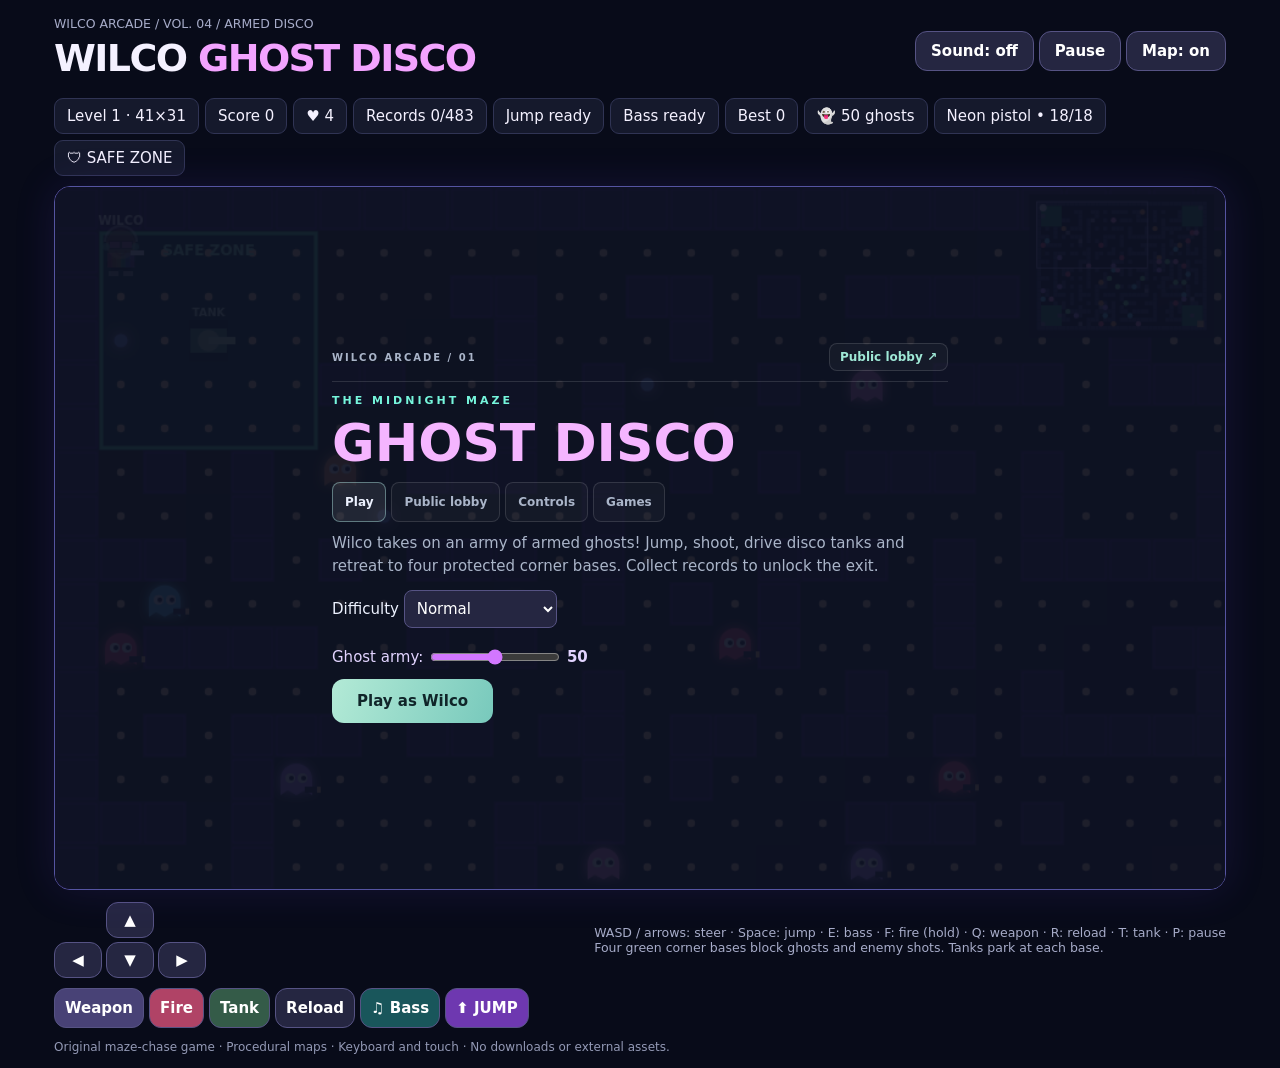
<file: index.html>
<!doctype html>
<html lang="en"><head><meta charset="utf-8"><meta name="viewport" content="width=device-width, initial-scale=1, viewport-fit=cover"><title>Wilco • Ghost Disco</title>
<style>
*{box-sizing:border-box}body{margin:0;background:#080b19;color:#f4f1ff;font:15px system-ui,sans-serif;min-height:100dvh}main{max-width:1200px;margin:auto;padding:14px}header{display:flex;justify-content:space-between;align-items:center;gap:10px;flex-wrap:wrap}h1{margin:4px 0 8px;font-size:clamp(24px,4vw,38px);letter-spacing:-1.6px}h1 span{color:#f3a3ff}small,.muted{color:#a7acc9}button{border:1px solid #565384;background:#252641;color:#fff;padding:10px 15px;border-radius:12px;font:inherit;font-weight:650;cursor:pointer;touch-action:none}button:hover{background:#3d3768}button:focus-visible{outline:2px solid #7df8ed}#hud{display:flex;flex-wrap:wrap;gap:6px;margin:10px 0}#hud span{background:#15192c;border:1px solid #303454;border-radius:9px;padding:8px 12px;font-variant-numeric:tabular-nums}#arena{position:relative;border:1px solid #5554a1;border-radius:16px;overflow:hidden;box-shadow:0 0 40px #623acb28;background:#101329}canvas{display:block;width:100%;height:auto;touch-action:none}#overlay{position:absolute;inset:0;background:#090a1de8;display:flex;align-items:center;justify-content:center;padding:16px;text-align:center}#overlay[hidden]{display:none}.panel{max-width:560px}.eyebrow{color:#76f6dc;letter-spacing:3px;font-size:11px;font-weight:800}h2{font-size:clamp(26px,5vw,60px);line-height:1;margin:10px 0;color:#f5b5ff}.panel p{color:#c5c8e0;line-height:1.5;margin:12px auto;max-width:470px}#start{background:linear-gradient(110deg,#834ce6,#cc499d);border:0;padding:13px 25px}#notice{position:absolute;top:12px;left:50%;transform:translateX(-50%);font-weight:800;color:#ffefaf;text-shadow:0 2px 6px #000;pointer-events:none;text-align:center;max-width:65%}#controls{display:flex;justify-content:space-between;align-items:center;gap:10px;margin:12px 0}#pad{display:grid;grid-template-columns:repeat(3,48px);gap:4px}#pad button{padding:8px}#pad button:first-child{grid-column:2}#pad button:nth-child(2){grid-column:1}#jump{background:#6e38b0;padding:14px 20px}#pulse{background:#19565b}#difficulty{margin:6px 0 14px;background:#252641;color:#fff;border:1px solid #565384;border-radius:8px;padding:8px;font:inherit}footer{font-size:12px;color:#9399b5}@media(max-width:600px){main{padding:6px}#controls small{display:none}#hud span{font-size:12px;padding:5px 7px}#overlay .panel p{font-size:12px;margin:6px}#overlay h2{font-size:24px}#overlay .eyebrow{display:none}#difficulty{margin:4px}#start{padding:8px 14px}}#ghostSettings{display:block;margin:5px auto 12px;color:#e2d4ff}#ghostCount{width:130px;accent-color:#d277ff;vertical-align:middle}#fire{background:#b04366}#tank{background:#345b48}#gun{background:#484276}#controls{flex-wrap:wrap}#actions{display:flex;gap:5px;flex-wrap:wrap}#actions button{padding:10px}#ghostSettings[hidden]{display:none}@media(max-width:600px){#ghostSettings{font-size:12px;margin:3px}#ghostCount{width:100px}}
#mazeStick{display:none;position:relative;width:116px;height:116px;border-radius:50%;background:#171b33dd;border:2px solid #7974ae;touch-action:none;user-select:none;-webkit-user-select:none;flex-shrink:0}#mazeKnob{position:absolute;width:46px;height:46px;border-radius:50%;background:#c4adf4;border:2px solid #fff8;left:50%;top:50%;transform:translate(-50%,-50%);pointer-events:none}#mazeStick:after{content:'MOVE';position:absolute;bottom:8px;left:0;right:0;text-align:center;font-size:10px;color:#c6bce5;pointer-events:none}#mobileTip{display:none}
@media(pointer:coarse),(max-width:700px){body{overscroll-behavior:none}main{padding:max(6px,env(safe-area-inset-top)) max(7px,env(safe-area-inset-right)) max(6px,env(safe-area-inset-bottom)) max(7px,env(safe-area-inset-left))}nav a,nav span{font-size:12px;padding:9px!important}header button{font-size:12px;padding:8px}#mazeStick{display:block}#pad,#controls small{display:none}#controls{flex-wrap:nowrap;align-items:center;gap:10px}#actions{display:grid;grid-template-columns:repeat(3,minmax(0,1fr));flex:1;gap:5px}#actions button{font-size:12px;padding:8px 4px;min-height:48px}#jump{grid-column:span 2}#mobileTip{display:block;font-size:12px;margin:6px 0;color:#a9a9ce}#arena{min-height:260px}#arena canvas{height:100%;width:100%;object-fit:contain}body.mazePlaying{overflow:hidden}body.mazePlaying main{height:100dvh;display:flex;flex-direction:column;gap:4px}body.mazePlaying nav,body.mazePlaying header h1,body.mazePlaying header small,body.mazePlaying footer,body.mazePlaying #mobileTip{display:none}body.mazePlaying header{justify-content:flex-end}body.mazePlaying #hud{margin:0;gap:3px}body.mazePlaying #hud span{padding:4px 6px;font-size:11px}body.mazePlaying #arena{flex:1;min-height:0}body.mazePlaying #controls{margin:3px 0;flex-shrink:0}#overlay{overflow:auto}}
@media(pointer:coarse) and (orientation:landscape) and (max-height:540px){body.mazePlaying main{display:grid;grid-template-columns:1fr 200px;grid-template-rows:auto 1fr;gap:5px}body.mazePlaying header{grid-column:2;grid-row:1}body.mazePlaying #hud{grid-column:1;grid-row:1}body.mazePlaying #arena{grid-column:1;grid-row:2}body.mazePlaying #controls{grid-column:2;grid-row:2;flex-direction:column;justify-content:center}#mazeStick{width:92px;height:92px}#mazeKnob{width:38px;height:38px}#actions{flex:0;width:100%}#actions button{min-height:40px}}
</style><link rel="stylesheet" href="./arcade-menu.css"><script defer src="./arcade-menu.js"></script></head>
<body data-arcade-game="maze"><main><nav aria-label="Choose a Wilco game" style="display:flex;gap:8px;flex-wrap:wrap;align-items:center;margin:4px 0 12px;padding:10px 12px;border:1px solid #383b60;border-radius:12px;background:#16192c"><small style="font-weight:800;letter-spacing:1px;margin-right:8px">WILCO ARCADE</small><span aria-current="page" style="background:#553d83;padding:9px 14px;border-radius:8px;font-weight:700">1 · Ghost Disco</span><a href="./vice-vibes.html" style="color:#b9ffea;background:#234b58;border:1px solid #4ca89c;text-decoration:none;font-weight:800;padding:9px 14px;border-radius:8px">2 · Grand Theft Wilco: Vice Chaos ↗</a><a href="./brood-below.html" style="color:#f0d5b7;background:#482c2c;border:1px solid #a66558;text-decoration:none;font-weight:800;padding:9px 14px;border-radius:8px">3 · The Brood Below ↗</a><a href="./rainbow-requiem.html" style="color:#ffe4f3;background:linear-gradient(120deg,#654a87,#723545);border:1px solid #da93b9;text-decoration:none;font-weight:800;padding:9px 14px;border-radius:8px">4 · Rainbow Requiem ↗</a></nav><header><div><small>WILCO ARCADE / VOL. 04 / ARMED DISCO</small><h1>WILCO <span>GHOST DISCO</span></h1></div><div><button id="sound">Sound: off</button> <button id="pause">Pause</button> <button id="map">Map: on</button></div></header><div id="hud"><span id="stage"></span><span id="score"></span><span id="health"></span><span id="progress"></span><span id="jumpStatus"></span><span id="pulseStatus"></span><span id="best"></span><span id="ghostHUD"></span><span id="weaponHUD"></span><span id="safeHUD"></span></div>
<div id="arena"><canvas id="game" width="960" height="576" aria-label="Wilco Ghost Disco maze game"></canvas><div id="notice"></div><div id="overlay"><div class="panel"><div class="eyebrow">THE MIDNIGHT MAZE</div><h2 id="title">GHOST DISCO</h2><p id="message">Wilco takes on an army of armed ghosts! Jump, shoot, drive disco tanks and retreat to four protected corner bases. Collect records to unlock the exit.</p><label id="difficultyLabel">Difficulty <select id="difficulty"><option value="chill">Chill</option><option value="normal" selected>Normal</option><option value="wild">Absolute chaos</option></select></label><label id="ghostSettings">Ghost army: <input id="ghostCount" type="range" min="0" max="100" step="1" value="50"> <strong id="ghostValue">50</strong></label><button id="start">Play as Wilco</button></div></div></div>
<div id="mobileTip">Drag the joystick or swipe the maze. Hold Fire to shoot continuously.</div><div id="controls"><div id="mazeStick" role="group" aria-label="Movement joystick"><div id="mazeKnob"></div></div><div id="pad"><button data-dir="up" aria-label="Up">▲</button><button data-dir="left" aria-label="Left">◀</button><button data-dir="down" aria-label="Down">▼</button><button data-dir="right" aria-label="Right">▶</button></div><small>WASD / arrows: steer · Space: jump · E: bass · F: fire (hold) · Q: weapon · R: reload · T: tank · P: pause<br>Four green corner bases block ghosts and enemy shots. Tanks park at each base.</small><div id="actions"><button id="gun">Weapon</button><button id="fire">Fire</button><button id="tank">Tank</button><button id="reloadBtn">Reload</button><button id="pulse">♫ Bass</button><button id="jump">⬆ JUMP</button></div></div><footer>Original maze-chase game · Procedural maps · Keyboard and touch · No downloads or external assets.</footer></main>
<script src="./multiplayer.js"></script><script>
'use strict';
const $=id=>document.getElementById(id),c=$('game'),g=c.getContext('2d'),T=36;let W=c.width,H=c.height;const mobileMaze=matchMedia('(pointer:coarse), (max-width:700px)').matches;
const dirs={up:[0,-1],down:[0,1],left:[-1,0],right:[1,0]},dirList=Object.keys(dirs),op={up:'down',down:'up',left:'right',right:'left'};
const rand=(a,b)=>a+Math.random()*(b-a),pick=a=>a[Math.floor(Math.random()*a.length)],clamp=(v,a,b)=>Math.max(a,Math.min(b,v)),dist=(a,b)=>Math.hypot(a.x-b.x,a.y-b.y);
const weapons=[{name:"Neon pistol",mag:18,rate:.28,speed:13,damage:1,spread:0,pellets:1},{name:"Disco repeater",mag:36,rate:.12,speed:15,damage:1,spread:.09,pellets:1},{name:"Rainbow scatter",mag:8,rate:.65,speed:11,damage:1,spread:.32,pellets:5}];
let ghostCount=50,zones=[],tanks=[],shots=[],spawnCells=[],fireHeld=false;
let cols=41,rows=31,maze=[],dots=new Map(),ghosts=[],p,exit,home,level=1,score=0,best=0,lives=4,goal=0,collected=0,state='menu',mode='normal',power=0,combo=0,elapsed=0,noticeTime=0,particles=[],rings=[],camera={x:0,y:0},showMap=true,last=performance.now(),audio=null,muted=true,beat=0,field=[],fieldClock=0,bonusClock=0,bonus=null;
try{best=Number(localStorage.getItem('wilcoMazeBest'))||0}catch{}
const cell=(x,y)=>y*cols+x,at=(x,y)=>x>=0&&y>=0&&x<cols&&y<rows&&maze[y][x]===0;
function safe(x,y){return zones.some(z=>Math.round(x)>=z.x&&Math.round(x)<z.x+z.w&&Math.round(y)>=z.y&&Math.round(y)<z.y+z.h)}
function shuffle(a){for(let i=a.length-1;i>0;i--){let j=Math.floor(Math.random()*(i+1));[a[i],a[j]]=[a[j],a[i]]}return a}
let mazeRoom='',mazeWorldRoom='',teamTaken=new Set(),peerDraw=new Map();
function generate(){mazeWorldRoom=mazeRoom;const original=Math.random;if(mazeRoom&&window.WilcoMP)Math.random=WilcoMP.rng(mazeRoom+':maze:'+level);try{generateWorld()}finally{Math.random=original}}
function generateWorld(){teamTaken.clear();
 cols=Math.min(55,41+2*(level-1));rows=Math.min(39,31+2*Math.floor((level-1)/2));maze=Array.from({length:rows},()=>Array(cols).fill(1));
 const stack=[[1,1]];maze[1][1]=0;
 while(stack.length){const [x,y]=stack[stack.length-1],opts=shuffle(dirList.slice()).map(d=>dirs[d]).filter(([dx,dy])=>x+2*dx>0&&x+2*dx<cols-1&&y+2*dy>0&&y+2*dy<rows-1&&maze[y+2*dy][x+2*dx]===1);if(!opts.length){stack.pop();continue}const [dx,dy]=opts[0];maze[y+dy][x+dx]=0;maze[y+2*dy][x+2*dx]=0;stack.push([x+2*dx,y+2*dy])}
 // Open loops so Wilco has escape routes instead of long dead ends.
 let walls=[];for(let y=1;y<rows-1;y++)for(let x=1;x<cols-1;x++)if(maze[y][x]&&((at(x-1,y)&&at(x+1,y))||(at(x,y-1)&&at(x,y+1))))walls.push([x,y]);
 shuffle(walls).slice(0,Math.floor(walls.length*.38)).forEach(([x,y])=>maze[y][x]=0);
 zones=[{x:1,y:1,w:5,h:5},{x:cols-6,y:1,w:5,h:5},{x:1,y:rows-6,w:5,h:5},{x:cols-6,y:rows-6,w:5,h:5}];for(let z of zones)for(let y=z.y;y<z.y+z.h;y++)for(let x=z.x;x<z.x+z.w;x++)maze[y][x]=0;
 tanks=zones.map(z=>({x:z.x+2,y:z.y+2,armor:5,occupied:false}));shots=[];fireHeld=false;
 home={x:1,y:1};exit={x:cols-2,y:rows-2};dots.clear();let free=[];
 for(let y=1;y<rows-1;y++)for(let x=1;x<cols-1;x++)if(at(x,y)&&!(x===1&&y===1)&&!(x===exit.x&&y===exit.y)){free.push({x,y});dots.set(cell(x,y),'dot')}
 // Scatter power stars across the whole map, including near the start.
 const stars=[{x:1,y:3},{x:cols-2,y:1},{x:1,y:rows-2},{x:cols-4,y:rows-4}];
 for(let i=0;i<Math.min(12,7+level);i++)stars.push(pick(free));stars.forEach(s=>{if(at(s.x,s.y)&&dots.has(cell(s.x,s.y)))dots.set(cell(s.x,s.y),'star')});
 goal=Math.min(dots.size,Math.round(dots.size*(mode==='chill'?.45:mode==='wild'?.85:.62)));collected=0;
 p={x:1,y:1,tx:1,ty:1,dir:null,want:null,jump:0,jumpCd:0,inv:1.8,pulseCd:0,leaps:0,weapon:0,ammo:weapons.map(w=>w.mag),fireCd:0,reload:0,tank:null,face:'right'};
 ghosts=[];const count=ghostCount;
 spawnCells=shuffle(free.filter(a=>!safe(a.x,a.y)));const spawn=spawnCells;const colors=['#ff577e','#65d9ff','#f9a355','#c08aff','#80ed9f','#ff91df'];
 for(let i=0;i<count;i++){let a=spawn[i%spawn.length];ghosts.push({x:a.x,y:a.y,tx:a.x,ty:a.y,dir:null,color:colors[i%colors.length],kind:i%3,leaped:false,stun:0,phase:rand(0,6.28),armed:i%3!==2,hp:i%5===0?2:1,fireCd:rand(1,5)})}
 power=combo=0;field=[];fieldClock=0;bonus=null;bonusClock=15;particles=[];rings=[];camera.x=camera.y=0;notice('LEVEL '+level+' • FIND THE EXIT');hud();
}
function note(f,d=.12,type='sine',vol=.04){if(muted||!audio)return;let o=audio.createOscillator(),v=audio.createGain();o.type=type;o.frequency.setValueAtTime(f,audio.currentTime);v.gain.setValueAtTime(vol,audio.currentTime);v.gain.exponentialRampToValueAtTime(.001,audio.currentTime+d);o.connect(v).connect(audio.destination);o.start();o.stop(audio.currentTime+d)}
$('sound').onclick=()=>{muted=!muted;if(!muted)try{audio??=new(window.AudioContext||window.webkitAudioContext)();audio.resume();note(523)}catch{muted=true}$('sound').textContent='Sound: '+(muted?'off':'on')};
$('map').onclick=()=>{showMap=!showMap;$('map').textContent='Map: '+(showMap?'on':'off')};
$('ghostCount').oninput=()=>{$('ghostValue').textContent=$('ghostCount').value};
function notice(s){$('notice').textContent=s;noticeTime=3}
function hud(){$('ghostHUD').textContent='👻 '+ghosts.length+' ghosts';$('weaponHUD').textContent=p.tank?'TANK • armor '+p.tank.armor:weapons[p.weapon].name+' • '+(p.reload>0?'Reloading':p.ammo[p.weapon]+'/'+weapons[p.weapon].mag);$('safeHUD').textContent=safe(p.x,p.y)?'🛡 SAFE ZONE':'⚠ Combat zone';$('stage').textContent='Level '+level+' · '+cols+'×'+rows;$('score').textContent='Score '+score;$('health').textContent='♥ '+lives;$('progress').textContent=collected>=goal?'EXIT OPEN!':'Records '+collected+'/'+goal;$('jumpStatus').textContent=p&&p.jumpCd>0?'Jump '+p.jumpCd.toFixed(1)+'s':'Jump ready';$('pulseStatus').textContent=power>0?'Rainbow '+power.toFixed(1)+'s':p&&p.pulseCd>0?'Bass '+p.pulseCd.toFixed(1)+'s':'Bass ready';$('best').textContent='Best '+Math.max(best,score)}
function save(){best=Math.max(best,score);try{localStorage.setItem('wilcoMazeBest',best)}catch{}}
function screen(title,msg,button,diff=false){$('title').textContent=title;$('message').textContent=msg;$('start').textContent=button;$('difficultyLabel').hidden=!diff;$('ghostSettings').hidden=!diff;$('overlay').hidden=false}
function start(){mode=$('difficulty').value;ghostCount=clamp(Number($('ghostCount').value)||0,0,100);level=1;score=0;lives=mode==='chill'?5:mode==='wild'?3:4;elapsed=0;generate();state='play';$('overlay').hidden=true;$('pause').textContent='Pause'}
function pause(){if(state==='play'){fireHeld=false;state='pause';screen('PARTY PAUSED','Wilco and the ghosts are taking a break.','Resume');$('pause').textContent='Resume'}else if(state==='pause'){state='play';$('overlay').hidden=true;$('pause').textContent='Pause'}}
$('pause').onclick=pause;$('start').onclick=()=>{if(state==='pause')pause();else if(state==='clear'){level++;generate();state='play';$('overlay').hidden=true}else start()};
function jump(){if(state!=='play'||p.jumpCd>0||p.tank)return;p.jump=.76;p.jumpCd=1.6;p.leaps=0;note(660,.15,'triangle');burst(p.x,p.y,'#f9a6ff',10)}
function pulse(){if(state!=='play'||p.pulseCd>0)return;p.pulseCd=9;rings.push({x:p.x,y:p.y,life:.6});let n=0;for(let a of ghosts)if(dist(a,p)<3.5){a.stun=3;n++;burst(a.x,a.y,a.color,12)}score+=n*25;notice(n?'BASS BLAST! '+n+' ghosts stunned':'BASS BLAST!');note(85,.35,'sawtooth',.06)}
$('jump').onpointerdown=jump;$('pulse').onpointerdown=pulse;
function cycleGun(){if(state!=='play'||p.tank)return;p.weapon=(p.weapon+1)%weapons.length;p.reload=0;notice(weapons[p.weapon].name);hud()}
function reload(){if(state==='play'&&!p.tank&&p.ammo[p.weapon]<weapons[p.weapon].mag&&p.reload<=0)p.reload=.85}
function toggleTank(){if(state!=='play')return;if(p.tank){let t=p.tank;t.occupied=false;t.x=p.x;t.y=p.y;p.tank=null;notice('Wilco exited the tank');return}let t=tanks.find(t=>!t.occupied&&t.armor>0&&dist(t,p)<1.5);if(!t){notice('Approach a tank to enter');return}t.occupied=true;p.tank=t;p.jump=0;notice('TANK ONLINE!');}
function shot(x,y,angle,speed,enemy,damage,shell=false){if(shots.length>=450)return;shots.push({x,y,vx:Math.cos(angle)*speed,vy:Math.sin(angle)*speed,enemy,damage,shell,life:enemy?1.9:1.2})}
function fire(){if(state!=='play'||p.fireCd>0||p.reload>0)return;let d=dirs[p.dir||p.want||p.face]||dirs.right,angle=Math.atan2(d[1],d[0]);if(p.tank){p.fireCd=.65;shot(p.x,p.y,angle,14,false,3,true);note(85,.22,'sawtooth',.05);return}let w=weapons[p.weapon];if(p.ammo[p.weapon]<=0){reload();return}p.ammo[p.weapon]--;p.fireCd=w.rate;for(let i=0;i<w.pellets;i++)shot(p.x,p.y,angle+(w.pellets>1?(i/(w.pellets-1)-.5)*w.spread*2:rand(-w.spread,w.spread)),w.speed,false,w.damage);note(210,.07,'square',.024)}
$('reloadBtn').onclick=reload;$('gun').onclick=cycleGun;$('tank').onclick=toggleTank;$('fire').onpointerdown=e=>{e.preventDefault();$('fire').setPointerCapture(e.pointerId);fireHeld=true;fire()};$('fire').onpointerup=$('fire').onpointercancel=$('fire').onlostpointercapture=()=>fireHeld=false;
function clearLine(a,b){let n=Math.ceil(dist(a,b)*4);for(let i=1;i<=n;i++){let f=i/n,x=Math.round(a.x+(b.x-a.x)*f),y=Math.round(a.y+(b.y-a.y)*f);if(!at(x,y)||safe(x,y))return false}return true}
function ghostFire(a,dt){a.fireCd-=dt;if(!a.armed||a.stun>0||power>0||a.fireCd>0||safe(p.x,p.y)||dist(a,p)>7||!clearLine(a,p))return;a.fireCd=rand(2.4,4.6)*(mode==='wild'?.75:mode==='chill'?1.5:1);shot(a.x,a.y,Math.atan2(p.y-a.y,p.x-a.x),mode==='wild'?8:6,true,1)}
function hitGhost(a,damage){a.hp-=damage;if(a.hp<=0){score+=a.armed?175:125;burst(a.x,a.y,a.color,18);respawnGhost(a)}else a.stun=.45}
function updateShots(dt){for(let i=shots.length-1;i>=0;i--){let s=shots[i];s.life-=dt;let steps=Math.max(1,Math.ceil(Math.hypot(s.vx,s.vy)*dt/.15)),dead=s.life<=0;for(let j=0;j<steps&&!dead;j++){s.x+=s.vx*dt/steps;s.y+=s.vy*dt/steps;if(!at(Math.round(s.x),Math.round(s.y))||(s.enemy&&safe(s.x,s.y))){dead=true;break}if(s.enemy){if(dist(s,p)<.48&&p.jump<=0&&!safe(p.x,p.y)){hurt();dead=true}}else{let a=ghosts.find(a=>dist(a,s)<.48&&a.stun<1.2);if(a){if(s.shell){for(let b of ghosts)if(dist(b,s)<1.65)hitGhost(b,s.damage);burst(s.x,s.y,'#ffb86f',30)}else hitGhost(a,s.damage);dead=true}}if(state!=='play'){dead=true;break}}if(dead)shots.splice(i,1);if(state!=='play')return}}

function steer(d){if(state==='play')p.want=d}
const keyDirs={w:'up',a:'left',s:'down',d:'right',arrowup:'up',arrowleft:'left',arrowdown:'down',arrowright:'right'};
window.addEventListener('keydown',e=>{let k=e.key.toLowerCase();if(keyDirs[k]||[' ','e','p','f','q','r','t'].includes(k)){e.preventDefault();if(keyDirs[k])steer(keyDirs[k]);else if(k==='f'){if(state==='play'){fireHeld=true;fire()}}else if(!e.repeat){if(k===' ')jump();if(k==='e')pulse();if(k==='p')pause();if(k==='q')cycleGun();if(k==='r')reload();if(k==='t')toggleTank()}}});
window.addEventListener('keyup',e=>{if(e.key.toLowerCase()==='f')fireHeld=false});
window.addEventListener('blur',()=>{fireHeld=false;if(state==='play')pause()});
document.querySelectorAll('[data-dir]').forEach(b=>b.onpointerdown=e=>{e.preventDefault();steer(b.dataset.dir)});
let swipe=null;function swipeDirection(dx,dy){return Math.abs(dx)>Math.abs(dy)?dx>0?'right':'left':dy>0?'down':'up'}c.onpointerdown=e=>{if(state!=='play'||swipe)return;swipe={x:e.clientX,y:e.clientY,id:e.pointerId,moved:false};c.setPointerCapture(e.pointerId)};c.onpointermove=e=>{if(!swipe||swipe.id!==e.pointerId)return;let dx=e.clientX-swipe.x,dy=e.clientY-swipe.y;if(Math.hypot(dx,dy)>16){steer(swipeDirection(dx,dy));swipe.x=e.clientX;swipe.y=e.clientY;swipe.moved=true}};c.onpointerup=e=>{if(!swipe||swipe.id!==e.pointerId)return;let dx=e.clientX-swipe.x,dy=e.clientY-swipe.y;if(Math.hypot(dx,dy)>12)steer(swipeDirection(dx,dy));else if(!swipe.moved)jump();swipe=null};c.onpointercancel=()=>swipe=null;
const stick=$('mazeStick'),knob=$('mazeKnob');let stickId=null;function stickMove(e){let r=stick.getBoundingClientRect(),x=e.clientX-r.left-r.width/2,y=e.clientY-r.top-r.height/2,d=Math.hypot(x,y),limit=r.width*.32,k=Math.min(1,limit/Math.max(1,d));knob.style.transform='translate(-50%,-50%) translate('+x*k+'px,'+y*k+'px)';if(d>10)steer(swipeDirection(x,y))}stick.onpointerdown=e=>{if(stickId!==null)return;e.preventDefault();stickId=e.pointerId;stick.setPointerCapture(e.pointerId);stickMove(e)};stick.onpointermove=e=>{if(e.pointerId===stickId)stickMove(e)};function releaseStick(e){if(e&&e.pointerId!==stickId)return;stickId=null;knob.style.transform='translate(-50%,-50%)'}stick.onpointerup=stick.onpointercancel=stick.onlostpointercapture=releaseStick;window.addEventListener('blur',()=>releaseStick());
let wasPlaying=false;function mobileMazeLayout(){if(!mobileMaze)return;let active=state==='play';if(active!==wasPlaying){wasPlaying=active;document.body.classList.toggle('mazePlaying',active);resizeMaze()} }function resizeMaze(){if(!mobileMaze)return;let r=$('arena').getBoundingClientRect();let w=wasPlaying?Math.max(340,Math.round(r.width*1.35)):960,h=wasPlaying?Math.max(230,Math.round(r.height*1.35)):576;if(c.width!==w||c.height!==h){c.width=W=w;c.height=H=h}}window.addEventListener('resize',resizeMaze);
function allowed(a,d){if(!d)return false;let [dx,dy]=dirs[d];let x=Math.round(a.x)+dx,y=Math.round(a.y)+dy;return at(x,y)&&(a===p||!safe(x,y))}
function route(){field=new Int32Array(cols*rows).fill(-1);let x=Math.round(p.x),y=Math.round(p.y);if(safe(x,y)){let outside=spawnCells.reduce((best,a)=>dist(a,p)<dist(best,p)?a:best,spawnCells[0]);x=outside.x;y=outside.y}let q=[cell(x,y)];field[q[0]]=0;for(let i=0;i<q.length;i++){let v=q[i],xx=v%cols,yy=Math.floor(v/cols);for(let d of dirList){let [dx,dy]=dirs[d],nx=xx+dx,ny=yy+dy,k=cell(nx,ny);if(at(nx,ny)&&!safe(nx,ny)&&field[k]===-1){field[k]=field[v]+1;q.push(k)}}}}
function ghostDir(a){let opts=dirList.filter(d=>allowed(a,d));if(opts.length>1)opts=opts.filter(d=>d!==op[a.dir]);if(!opts.length)return null;let cost=d=>{let [dx,dy]=dirs[d],x=Math.round(a.x)+dx,y=Math.round(a.y)+dy,dd=field[cell(x,y)];return dd<0?9999:dd};if(Math.random()<(a.kind===2?.48:a.kind===1?.20:.07))return pick(opts);opts.sort((a,b)=>power>0?cost(b)-cost(a):cost(a)-cost(b));return opts[0]}
function advance(a,s,dt,choose){let budget=s*dt,guard=0;while(budget>.00001&&guard++<8){let dx=a.tx-a.x,dy=a.ty-a.y,d=Math.hypot(dx,dy);if(d<.00001){a.x=a.tx;a.y=a.ty;let next=choose(a);if(!next)break;a.dir=next;let v=dirs[next];a.tx=a.x+v[0];a.ty=a.y+v[1];continue}let step=Math.min(budget,d);a.x+=dx/d*step;a.y+=dy/d*step;budget-=step}}
function playerDir(a){if(allowed(a,a.want))return a.want;if(allowed(a,a.dir))return a.dir;return null}
function burst(x,y,color,n=12){for(let i=0;i<n;i++)particles.push({x,y,vx:rand(-3,3),vy:rand(-3,3),life:rand(.2,.55),color})}
function respawnGhost(a){let far=spawnCells.filter(b=>dist(b,p)>10);let b=pick(far.length?far:spawnCells);a.hp=a.kind===0?2:1;a.fireCd=rand(2,5);a.x=a.tx=b.x;a.y=a.ty=b.y;a.dir=null;a.stun=1.6;a.leaped=false}
function hurt(){if(p.inv>0||safe(p.x,p.y))return;if(p.tank){p.tank.armor--;p.inv=.55;burst(p.x,p.y,'#ffc27a',12);if(p.tank.armor<=0){let t=p.tank;t.occupied=false;t.x=p.x;t.y=p.y;p.tank=null;notice('Tank destroyed! Wilco escaped!')}return}lives--;combo=0;note(110,.4,'sawtooth',.045);if(lives<=0){save();state='over';screen('DISCO OVER','Wilco scored '+score.toLocaleString()+' points and reached level '+level+'. Ready for another night?','Play again',true);return}p.x=p.tx=home.x;p.y=p.ty=home.y;p.dir=p.want=null;p.inv=3;p.jump=0;p.jumpCd=0;notice('Wilco lost a life!')}
function update(dt){elapsed+=dt;beat+=dt;if(beat>.45){beat-=.45;note(65,.13,'triangle',.035);if(Math.floor(elapsed/.45)%2)note(290,.055,'square',.009)}if(noticeTime>0&&(noticeTime-=dt)<=0)$('notice').textContent='';power=Math.max(0,power-dt);if(!power)combo=0;p.jump=Math.max(0,p.jump-dt);p.jumpCd=Math.max(0,p.jumpCd-dt);p.inv=Math.max(0,p.inv-dt);p.pulseCd=Math.max(0,p.pulseCd-dt);p.fireCd=Math.max(0,p.fireCd-dt);if(p.reload>0){p.reload=Math.max(0,p.reload-dt);if(!p.reload)p.ammo[p.weapon]=weapons[p.weapon].mag}if(safe(p.x,p.y)){p.ammo=weapons.map(w=>w.mag);p.reload=0;if(p.tank)p.tank.armor=5}if(fireHeld)fire();
 // Immediate reverse is possible even between tile centers.
 if(p.want&&p.dir&&p.want===op[p.dir]&&dist(p,{x:p.tx,y:p.ty})>.001){let d=dirs[p.dir];p.tx-=d[0];p.ty-=d[1];p.dir=p.want}
 advance(p,p.tank?4.5:p.jump>0?7.1:5.65,dt,playerDir);if(p.dir)p.face=p.dir;if(p.tank){p.tank.x=p.x;p.tank.y=p.y}
 let x=Math.round(p.x),y=Math.round(p.y),k=cell(x,y),d=dots.get(k);
 if(d&&Math.hypot(x-p.x,y-p.y)<.38){dots.delete(k);if(mazeRoom)teamTaken.add(k);collected++;score+=d==='star'?100:10;if(d==='star'){power=10;combo=0;notice('RAINBOW POWER! Chase the ghosts!');note(880,.24,'triangle');burst(x,y,'#ffd76b',20)}else if(collected%3===0)note(340+(collected%8)*25,.055,'sine',.018);if(collected===goal){notice('EXIT UNLOCKED! Follow the minimap');note(1046,.45,'triangle')}}
 if(collected>=goal&&dist(p,exit)<.5){score+=500+level*100;save();state='clear';screen('LEVEL '+level+' CLEARED!','Wilco escaped the maze! The next disco is even bigger. +'+(500+level*100)+' bonus points.','Next level');hud();return}
 fieldClock-=dt;if(fieldClock<=0){route();fieldClock=.18}
 for(let a of ghosts){a.stun=Math.max(0,a.stun-dt);let s=(mode==='chill'?2.8:mode==='wild'?4.5:3.55)+Math.min(1.7,(level-1)*.18)+(a.kind===1?.35:0);if(power>0)s*=.72;if(a.stun<=0)advance(a,s,dt,ghostDir);ghostFire(a,dt);let close=dist(a,p);
 if(close>.85)a.leaped=false;
 if(close<.60&&a.stun<=0){if(power>0){combo++;score+=200*Math.min(4,combo);burst(a.x,a.y,a.color,20);respawnGhost(a);note(780,.16,'square',.035)}else if(p.jump>0){if(!a.leaped){a.leaped=true;p.leaps++;score+=75+25*(p.leaps-1);notice('GHOST JUMP! +'+(75+25*(p.leaps-1)));burst(a.x,a.y,'#f5adff',12);note(720,.09,'triangle')}}else{hurt();if(state==='over')break}}
 }
 if(state!=='play'){hud();return}updateShots(dt);if(state!=='play'){hud();return}
 bonusClock-=dt;if(!bonus&&bonusClock<=0){let spots=[...dots.keys()];if(spots.length){let k=pick(spots);bonus={x:k%cols,y:Math.floor(k/cols),life:18};notice('A disco cocktail bonus appeared!')}bonusClock=24}
 if(bonus){bonus.life-=dt;if(dist(p,bonus)<.65){score+=350;lives=Math.min(6,lives+1);burst(bonus.x,bonus.y,'#72ffcf',20);bonus=null;notice('BONUS! +350 and extra life')}else if(bonus.life<=0)bonus=null}
 particles=particles.filter(q=>{q.x+=q.vx*dt;q.y+=q.vy*dt;q.life-=dt;return q.life>0});rings=rings.filter(q=>(q.life-=dt)>0);hud()
}
function circ(x,y,r,color){g.fillStyle=color;g.beginPath();g.arc(x,y,r,0,Math.PI*2);g.fill()}
function drawGhost(a,now){let x=(a.x+.5)*T,y=(a.y+.5)*T+Math.sin(now*.009+a.phase)*2,fr=power>0,clr=a.stun>0?'#8c91ac':fr?'#524ae9':a.color;g.save();g.translate(x,y);g.shadowBlur=10;g.shadowColor=clr;g.fillStyle=clr;g.beginPath();g.moveTo(-13,12);g.lineTo(-13,-1);g.arc(0,-1,13,Math.PI,0);g.lineTo(13,12);g.lineTo(7,8);g.lineTo(0,12);g.lineTo(-7,8);g.closePath();g.fill();g.shadowBlur=0;for(let side of [-1,1]){circ(side*5,-2,4,'#fff');circ(side*5+1,-2,2,'#17162e')}if(a.armed){g.fillStyle='#25283d';g.fillRect(7,5,12,5);g.fillStyle='#ffce85';g.fillRect(17,5,3,5)}if(a.stun>0){g.fillStyle='#ffe78a';g.font='bold 10px system-ui';g.textAlign='center';g.fillText('✦',0,-17)}g.restore()}
function drawTank(t){let x=(t.x+.5)*T,y=(t.y+.5)*T;g.save();g.translate(x,y);let d=t.occupied?(dirs[p.face]||dirs.right):dirs.right;g.rotate(Math.atan2(d[1],d[0]));g.fillStyle='#152c29';g.fillRect(-16,-17,32,9);g.fillRect(-16,8,32,9);g.fillStyle=t.armor>0?'#589b75':'#555765';g.fillRect(-15,-10,30,20);circ(0,0,9,'#a8d2a3');g.fillStyle='#c0efbe';g.fillRect(0,-3,22,6);if(t.occupied)circ(-4,0,5,'#f6a7da');g.restore();g.fillStyle='#d4ffe5';g.textAlign='center';g.font='bold 9px system-ui';g.fillText(t.occupied?'WILCO':t.armor>0?'TANK':'WRECK',x,y-20)}
function drawWilco(now){if(p.tank)return;let x=(p.x+.5)*T,y=(p.y+.5)*T,alt=p.jump>0?Math.sin(Math.PI*p.jump/.76)*25:0;g.save();g.translate(x,y);g.fillStyle='#0008';g.beginPath();g.ellipse(0,9,12-alt*.15,5,0,0,7);g.fill();g.translate(0,-alt);if(p.inv>0&&Math.floor(now/90)%2)g.globalAlpha=.48;if(power>0){g.strokeStyle='hsl('+now*.18%360+',95%,70%)';g.lineWidth=3;g.beginPath();g.arc(0,0,20,0,7);g.stroke()}
 // Pride-themed fictional disco hero with headphones, sunglasses and rainbow jacket.
 g.fillStyle='#17102b';g.fillRect(-8,8,6,10);g.fillRect(2,8,6,10);g.fillStyle='#fff';g.fillRect(-10,15,8,4);g.fillRect(2,15,8,4);
 const rainbow=['#fc557b','#ffad5b','#ffe475','#5be5aa','#659bff','#bf7bff'];for(let i=0;i<6;i++){g.fillStyle=rainbow[i];g.fillRect(-11+i*22/6,0,22/6+.3,12)}circ(0,-7,12,'#dca783');g.fillStyle='#56382f';g.beginPath();g.arc(0,-9,12,Math.PI,Math.PI*2);g.fill();g.fillStyle='#171326';g.fillRect(-10,-10,20,7);g.fillStyle='#fa80e9';g.fillRect(-9,-9,8,5);g.fillRect(1,-9,8,5);g.strokeStyle='#fff';g.lineWidth=2;g.beginPath();g.arc(0,-9,13,Math.PI,Math.PI*2);g.stroke();circ(-12,-5,3,'#75f9dd');circ(12,-5,3,'#75f9dd');g.strokeStyle='#77413d';g.beginPath();g.arc(0,-2,4,0,Math.PI);g.stroke();g.globalAlpha=1;g.textAlign='center';g.font='bold 10px system-ui';g.fillStyle='#fff';g.fillText('WILCO',0,-23);let d=dirs[p.face]||dirs.right;g.strokeStyle='#e8ebff';g.lineWidth=4;g.beginPath();g.moveTo(d[0]*8,d[1]*8);g.lineTo(d[0]*19,d[1]*19);g.stroke();g.restore()}
function minimap(){if(!showMap)return;let s=3.4,mw=cols*s,mh=rows*s,ox=W-mw-15,oy=12;g.fillStyle='#080a19ed';g.fillRect(ox-6,oy-6,mw+12,mh+12);g.fillStyle='#363967';for(let y=0;y<rows;y++)for(let x=0;x<cols;x++)if(maze[y][x])g.fillRect(ox+x*s,oy+y*s,s,s);for(let z of zones){g.fillStyle='#268d65';g.fillRect(ox+z.x*s,oy+z.y*s,z.w*s,z.h*s)}g.fillStyle='#7a779b';for(let [k,v] of dots)if(v==='star')g.fillRect(ox+(k%cols)*s,oy+Math.floor(k/cols)*s,s,s);g.fillStyle=collected>=goal?'#77ffd1':'#f5c27d';g.fillRect(ox+exit.x*s-1,oy+exit.y*s-1,s+2,s+2);for(let a of ghosts)circ(ox+(a.x+.5)*s,oy+(a.y+.5)*s,2.2,a.color);circ(ox+(p.x+.5)*s,oy+(p.y+.5)*s,3,'#fff');g.strokeStyle='#b7a5ee';g.lineWidth=.8;g.strokeRect(ox+camera.x/T*s,oy+camera.y/T*s,W/T*s,H/T*s)}
function draw(now){let desiredX=clamp((p.x+.5)*T-W/2,0,Math.max(0,cols*T-W)),desiredY=clamp((p.y+.5)*T-H/2,0,Math.max(0,rows*T-H));camera.x+=(desiredX-camera.x)*.16;camera.y+=(desiredY-camera.y)*.16;g.fillStyle='#080b19';g.fillRect(0,0,W,H);g.save();g.translate(-camera.x,-camera.y);
 let x0=Math.max(0,Math.floor(camera.x/T)-1),y0=Math.max(0,Math.floor(camera.y/T)-1),x1=Math.min(cols,Math.ceil((camera.x+W)/T)+1),y1=Math.min(rows,Math.ceil((camera.y+H)/T)+1);let hue=(level*36+now*.006)%360;
 for(let y=y0;y<y1;y++)for(let x=x0;x<x1;x++){let xx=x*T,yy=y*T;if(maze[y][x]){g.fillStyle='hsl('+((hue+220)%360)+',45%,18%)';g.fillRect(xx,yy,T,T);g.strokeStyle='hsl('+((hue+220)%360)+',62%,35%)';g.lineWidth=1;g.strokeRect(xx+2,yy+2,T-4,T-4)}else{g.fillStyle=safe(x,y)?'#143e35':'hsl('+((x*5+y*7+now*.022)%360)+',35%,9%)';g.fillRect(xx,yy,T,T);let d=dots.get(cell(x,y));if(d==='dot')circ(xx+T/2,yy+T/2,3.2,'#ffd9a1');if(d==='star'){let rr=7+Math.sin(now*.007)*1.5;g.shadowBlur=12;g.shadowColor='#e8acff';circ(xx+T/2,yy+T/2,rr,'hsl('+now*.14%360+',90%,74%)');g.shadowBlur=0}}}
 for(let z of zones){g.strokeStyle='#58e9a0';g.lineWidth=3;g.strokeRect(z.x*T+2,z.y*T+2,z.w*T-4,z.h*T-4);g.fillStyle='#9bffd0';g.textAlign='center';g.font='bold 12px system-ui';g.fillText('SAFE ZONE',(z.x+2.5)*T,(z.y+.55)*T)}
 let ex=(exit.x+.5)*T,ey=(exit.y+.5)*T;g.strokeStyle=collected>=goal?'#65ffd1':'#8d657f';g.lineWidth=3;g.strokeRect(ex-13,ey-13,26,26);g.fillStyle=collected>=goal?'#65ffd1':'#d7a6c9';g.font='bold 10px system-ui';g.textAlign='center';g.fillText(collected>=goal?'EXIT':'LOCK',ex,ey+4);
 if(bonus){g.font='23px system-ui';g.textAlign='center';g.fillText('🍹',(bonus.x+.5)*T,(bonus.y+.5)*T+8)}
 for(let a of ghosts)drawGhost(a,now);for(let t of tanks)drawTank(t);drawWilco(now);drawMazePeers();for(let s of shots){circ((s.x+.5)*T,(s.y+.5)*T,s.shell?7:3,s.enemy?'#ff5a78':s.shell?'#ffd38b':'#91faff')}
 for(let q of particles){g.globalAlpha=Math.min(1,q.life*3);circ((q.x+.5)*T,(q.y+.5)*T,2.8,q.color)}g.globalAlpha=1;
 for(let q of rings){g.strokeStyle='rgba(117,255,228,'+q.life/.6+')';g.lineWidth=4;g.beginPath();g.arc((q.x+.5)*T,(q.y+.5)*T,(1-q.life/.6)*3.5*T,0,7);g.stroke()}g.restore();minimap();
}
function drawMazePeers(){if(!mazeMP?.connected||!mazeRoom)return;for(let a of mazeMP.peers.values()){let st=a.state;if(st.level!==level||!st.active)continue;let v=peerDraw.get(a.id)||{x:st.x,y:st.y};v.x+=(st.x-v.x)*.20;v.y+=(st.y-v.y)*.20;peerDraw.set(a.id,v);let x=(v.x+.5)*T,y=(v.y+.5)*T-(st.jump?8:0);g.save();g.shadowBlur=10;g.shadowColor='#67faff';circ(x,y,11,'#57e6e4');g.shadowBlur=0;g.fillStyle='#fff';g.font='bold 11px system-ui';g.textAlign='center';g.fillText(a.name,x,y-17);g.restore()}}
const mazeMP=window.WilcoMP?.mount('maze',{container:document.querySelector('#overlay .panel'),snapshot:()=>({active:state==='play'&&mazeRoom===mazeWorldRoom,level,x:p.x,y:p.y,jump:p.jump>0,score,taken:mazeRoom===mazeWorldRoom?Array.from(teamTaken):[]}),validate:v=>Number.isInteger(v.level)&&v.level>=1&&v.level<=100&&Number.isFinite(v.x)&&Number.isFinite(v.y)&&v.x>=0&&v.x<=55&&v.y>=0&&v.y<=39?{level:v.level,x:v.x,y:v.y,jump:!!v.jump,active:!!v.active,score:Math.max(0,Math.min(1e8,Number(v.score)||0)),taken:Array.isArray(v.taken)?v.taken.filter(k=>Number.isInteger(k)&&k>=0&&k<2145).slice(0,2145):[]}:null,joined:room=>{if(mazeRoom===room)return;mazeRoom=room;state='menu';screen('ONLINE GHOST DISCO','Shared maze and team records. Start when ready; friends use the same room code. Ghost behaviour is local.','Play online',true)},left:()=>{mazeRoom='';teamTaken.clear()},receive:a=>{if(!mazeRoom||mazeRoom!==mazeWorldRoom||state!=='play'||a.state.level!==level)return;for(let k of a.state.taken)if(dots.has(k)){dots.delete(k);teamTaken.add(k);collected++}hud()},remove:key=>peerDraw.delete(key)});
function loop(now){let dt=clamp((now-last)/1000,0,.04);last=now;if(state==='play')update(dt);mazeMP?.tick(now);mobileMazeLayout();draw(now);requestAnimationFrame(loop)}
generate();$('notice').textContent='';requestAnimationFrame(loop);
</script></body></html>
</file>
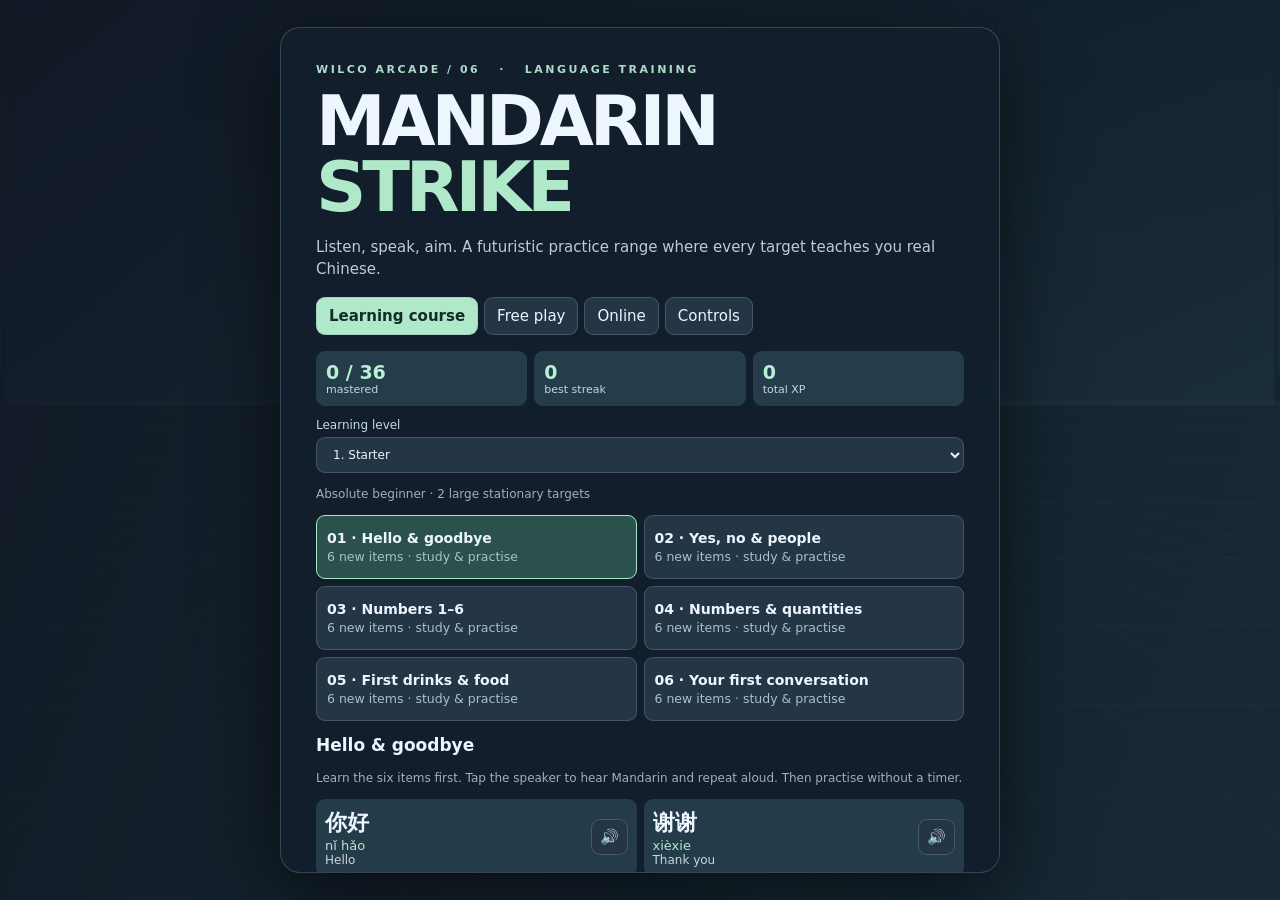
<file: mandarin-strike.html>
<!doctype html><html lang="en"><head><meta charset="utf-8"><meta name="viewport" content="width=device-width,initial-scale=1,viewport-fit=cover"><meta name="theme-color" content="#101a27"><title>Mandarin Strike | Wilco Arcade</title><style>
*{box-sizing:border-box}html,body{height:100%;margin:0;background:#111925;color:#edf6ff;font:15px system-ui,sans-serif;overscroll-behavior:none}body{overflow:hidden}button,select,input{font:inherit}button,select{border:1px solid #879fac55;border-radius:9px;padding:9px 12px;color:#edf6ff;background:#243546;cursor:pointer}button:active{background:#46677a}button.primary{background:#a9e6c8;color:#10251f;font-weight:850;border:none}button:disabled{opacity:.5;cursor:default}[hidden]{display:none!important}a{color:#b7e9dc}canvas{display:block;width:100%;height:100%;touch-action:none}#arena{position:fixed;inset:0}#menu{position:fixed;inset:0;display:grid;place-items:center;overflow:auto;background:linear-gradient(110deg,#111925ee,#172b37b8);padding:12px;z-index:5}#menu .panel{width:min(720px,100%);max-height:94dvh;overflow:auto;padding:clamp(16px,4vw,35px);background:#131f2ded;border:1px solid #9fbbcf40;border-radius:20px;box-shadow:0 20px 80px #0009}.eyebrow{letter-spacing:2.5px;color:#addbc8;font-size:11px;font-weight:800}h1{font-size:clamp(33px,7vw,70px);letter-spacing:-.06em;line-height:.94;margin:13px 0}h1 span{color:#b0e8ca}p{line-height:1.5;color:#bdcbd8}h2{font-size:17px}.tabs{display:flex;gap:6px;flex-wrap:wrap;margin:16px 0}.tabs button[aria-selected=true]{background:#b0e8ca;color:#142c27;font-weight:800}.fields{display:grid;grid-template-columns:1fr 1fr;gap:8px}.fields label{display:flex;flex-direction:column;gap:6px;background:#24354670;border-radius:9px;padding:10px;font-size:12px;color:#c6d5dc}.fields select{width:100%}.actions{display:flex;align-items:center;gap:10px;margin-top:18px;flex-wrap:wrap}.actions .primary{flex:1;min-height:48px}.muted{color:#9eb0bd;font-size:12px}#hud{position:fixed;inset:0;pointer-events:none;display:flex;flex-direction:column;align-items:center;padding:max(10px,env(safe-area-inset-top)) max(10px,env(safe-area-inset-right)) max(10px,env(safe-area-inset-bottom)) max(10px,env(safe-area-inset-left));gap:8px}#top{display:flex;width:100%;justify-content:space-between;align-items:start;gap:8px}#stats,#prompt,#peers,#ammoBox,#controls,#feedback{background:#11202de8;border:1px solid #aec5d148;border-radius:12px;padding:9px 13px;box-shadow:0 4px 15px #0003}#stats{font-variant-numeric:tabular-nums;font-size:13px;min-width:112px}#stats b{color:#b2f1d7;font-size:22px}#prompt{text-align:center;max-width:min(470px,65vw);min-width:150px;pointer-events:auto}#prompt small{color:#9bb3c0;font-size:10px;letter-spacing:1.3px}#question{font-size:clamp(19px,3.5vw,34px);font-weight:800;margin:3px 0}#promptHint{font-size:12px;color:#b1c7d5;min-height:16px}#prompt button{font-size:12px;padding:6px 10px;margin-top:5px}#peers{min-width:108px;font-size:12px;max-width:160px}#peers div{overflow:hidden;white-space:nowrap;text-overflow:ellipsis}#bottom{margin-top:auto;width:100%;display:flex;align-items:end;justify-content:space-between;gap:8px}#ammoBox{font-size:12px;min-width:120px}#ammo{font-size:25px;color:#c8f2dd;font-weight:850}#controls{display:flex;gap:6px;flex-wrap:wrap;pointer-events:auto;max-width:60vw}#controls button{min-height:42px;padding:9px 12px;font-size:12px}#feedback{position:absolute;top:29%;left:50%;transform:translateX(-50%);max-width:85%;text-align:center;font-weight:700;font-size:clamp(12px,2vw,17px);color:#c9ffdb;pointer-events:none}#speechPanel{position:fixed;inset:auto 12px max(12px,env(safe-area-inset-bottom));max-width:560px;margin:auto;z-index:4;padding:14px 17px;border-radius:13px;background:#172c39f7;border:1px solid #83bfae;box-shadow:0 10px 40px #0008;text-align:center}#speechPanel h2{margin:3px 0 5px;font-size:clamp(19px,4vw,29px)}#speechPanel p{margin:4px 0 10px;font-size:13px}#speechPanel button{margin:3px;font-size:12px}#resultGrid{display:grid;grid-template-columns:repeat(3,1fr);gap:8px;margin:12px 0}#resultGrid div{padding:12px;background:#223748;border-radius:10px;font-size:12px}#resultGrid b{display:block;font-size:22px;color:#b7f1d3}#reviewList{max-height:160px;overflow:auto;font-size:13px;color:#c4d4df;line-height:1.8}#menuStatus{min-height:16px}
@media(max-width:650px){#hud{gap:4px;padding:6px}#stats{min-width:66px;font-size:10px;padding:5px 7px}#stats b{font-size:17px}#prompt{max-width:62vw;min-width:0;padding:5px 8px}#prompt small{font-size:8px}#question{font-size:18px}#promptHint{font-size:10px}#peers{min-width:45px;max-width:90px;padding:5px;font-size:9px}#ammoBox{min-width:78px;padding:6px;font-size:10px}#ammo{font-size:19px}#controls{gap:4px;padding:5px;max-width:70vw}#controls button{padding:6px 8px;min-height:37px;font-size:10px}#feedback{top:25%;font-size:12px}.fields{gap:6px}.fields label{padding:7px}.fields select{padding:8px;font-size:12px}#speechPanel{padding:10px}#speechPanel p{font-size:11px}}
@media(pointer:coarse) and (orientation:landscape){#menu .panel{max-height:96dvh}#prompt{padding:5px 9px}#question{font-size:20px}#promptHint{font-size:10px}#prompt button{padding:3px 8px;margin-top:2px}#bottom{gap:4px}#controls button{min-height:34px;padding:5px 9px}#speechPanel{max-width:380px;left:auto;right:8px;bottom:8px}}
.course-summary{display:grid;grid-template-columns:repeat(3,1fr);gap:7px;margin-bottom:12px}.course-summary span{background:#253d4b;border-radius:9px;padding:10px;font-size:11px;color:#c3d7de}.course-summary b{display:block;font-size:19px;color:#b7f1d3}.course-level-label{display:flex;flex-direction:column;gap:5px;color:#c4d9e2;font-size:12px}#courseUnits{display:grid;grid-template-columns:repeat(2,minmax(0,1fr));gap:7px}#courseUnits button{text-align:left;padding:10px;min-height:64px}#courseUnits button strong{display:block;font-size:14px}#courseUnits button small{display:block;color:#a6c2ce;margin-top:3px}#courseUnits button[aria-pressed=true]{border-color:#a9e6c8;background:#2b514c}#studyCards{display:grid;grid-template-columns:repeat(2,minmax(0,1fr));gap:7px;margin:8px 0 12px}.study-card{display:grid;grid-template-columns:1fr auto;gap:3px;background:#243b49;padding:9px;border-radius:9px}.study-card b{font-size:22px}.study-card span{display:block;color:#b6e4d3;font-size:13px}.study-card small{display:block;color:#c7d6df;font-size:12px}.study-card button{align-self:center;padding:8px}#courseStart{width:100%;min-height:44px}#courseResult{font-size:13px;color:#b7f1d3}#comboBanner{position:absolute;top:23%;left:50%;transform:translateX(-50%);font-size:clamp(17px,4vw,34px);font-weight:900;color:#ffe19b;text-shadow:0 2px 13px #000;white-space:nowrap;pointer-events:none}#multiplier{color:#ffe19b;font-weight:800}@media(max-width:650px){.course-summary span{padding:7px}.course-summary b{font-size:15px}#courseUnits button{padding:7px;min-height:52px}#courseUnits button strong{font-size:12px}.study-card b{font-size:19px}#comboBanner{top:19%}#bestStreakHUD{display:none}}
</style></head><body><canvas id="arena" aria-label="Mandarin target range"></canvas><div id="hud" hidden><div id="top"><div id="stats"><small>SCORE</small><br><b id="score">0</b><br><span id="wave">01 / 10</span><br><span id="streak">Streak 0</span><br><span id="multiplier">×1 score</span><br><small id="bestStreakHUD">Best 0</small><br><span id="timer">∞</span></div><div id="prompt"><small id="promptLabel">FIND THE MANDARIN TARGET</small><div id="question"></div><div id="promptHint"></div><button id="listen">🔊 Listen</button><button id="hint" hidden>Hint</button></div><div id="peers">SOLO</div></div><div id="feedback" hidden role="status"></div><div id="comboBanner" hidden role="status"></div><div id="bottom"><div id="ammoBox"><span id="weaponName">PISTOL</span><br><b id="ammo">8 / 8</b><br><span id="accuracy">Accuracy —</span></div><div id="controls"><button id="reload">Reload / R</button><button id="switch">Switch / Q</button><button id="speak">🎙 Speak</button><button id="soundToggle">Sound on</button><button id="pause">Pause / Esc</button></div></div></div>
<section id="speechPanel" hidden aria-label="Speaking practice"><small>SAY IT IN MANDARIN</small><h2 id="speechWord"></h2><p id="speechMeaning"></p><button id="modelSpeech">🔊 Model</button><button class="primary" id="recordSpeech">🎙 Check speech</button><button id="continueSpeech">Continue</button><p id="speechStatus" role="status"></p></section>
<div id="menu"><main class="panel"><div class="eyebrow">WILCO ARCADE / 06 &nbsp; · &nbsp; LANGUAGE TRAINING</div><h1>MANDARIN <span>STRIKE</span></h1><p>Listen, speak, aim. A futuristic practice range where every target teaches you real Chinese.</p><div class="tabs"><button data-tab="course" aria-selected="true">Learning course</button><button data-tab="play" aria-selected="false">Free play</button><button data-tab="online" aria-selected="false">Online</button><button data-tab="help" aria-selected="false">Controls</button></div>
<section id="tab-course"><div class="course-summary"><span><b id="masteredCount">0 / 36</b> mastered</span><span><b id="bestStreakMenu">0</b> best streak</span><span><b id="courseXP">0</b> total XP</span></div><label class="course-level-label">Learning level<select id="courseLevel"></select></label><p id="courseLevelDesc" class="muted"></p><div id="courseUnits"></div><div id="courseStudy" hidden><h2 id="studyTitle"></h2><p class="muted">Learn the six items first. Tap the speaker to hear Mandarin and repeat aloud. Then practise without a timer.</p><div id="studyCards"></div><button id="courseStart" class="primary" type="button">Start lesson</button></div><p id="courseResult" role="status"></p></section><section id="tab-play" hidden><div class="fields"><label>Vocabulary pack<select id="pack"><option value="all">Mixed practice</option><option value="daily">Everyday Chinese</option><option value="food">Food & drinks</option><option value="travel">Travel & directions</option><option value="action">Actions & commands</option><option value="numbers">Numbers & time</option><option value="phrases">Conversation</option></select></label><label>Game mode<select id="mode"><option value="learn">Learn · English → Chinese</option><option value="listen">Listening · Mandarin audio</option><option value="speak">Speak after every hit</option><option value="timed">Time attack · 60 seconds</option></select></label><label>Difficulty<select id="difficulty"><option value="easy">Beginner · characters + pinyin</option><option value="normal">Intermediate · characters only</option><option value="hard">Hard · moving targets</option></select></label><label>Weapon<select id="weapon"><option value="0">Training pistol</option><option value="1">Pulse carbine</option><option value="2">Scatter blaster</option></select></label><label>Questions<select id="length"><option>10</option><option>20</option><option>30</option></select></label><label>Audio<select id="audio"><option value="on">On</option><option value="off">Off</option></select></label></div><p class="muted">Optional speech recognition uses your browser's speech service; some browsers send audio to their speech provider. No audio recordings are stored by this game. Microphone access is requested only when you press Check speech.</p></section>
<section id="tab-online" hidden><p>Join a shared room and compare live scores while practising independently. Friends can select their own vocabulary pack and level.</p><div id="lobby"></div></section><section id="tab-help" hidden><p>Click or tap the target that matches the question. Number keys 1–4 also select the targets. R reloads, Q switches weapon, M opens speaking practice, Esc pauses.</p><p>Listen to the Mandarin voice and repeat each phrase aloud. Speech recognition checks whether the browser transcribed the expected words, not your exact tones or accent. Use Continue if your browser does not support it.</p></section>
<section id="results" hidden><h2>Range report</h2><div id="resultGrid"></div><div id="reviewList"></div></section><div class="actions"><button id="start" class="primary" hidden>Enter range</button><button id="resume" hidden>Resume</button><a href="./arcade.html">All games</a></div><p id="menuStatus" class="muted"></p></main></div><script src="./multiplayer.js"></script><script src="./mandarin-course.js?v=1"></script><script src="./mandarin-strike.js?v=2"></script></body></html>
</file>
<file: arcade-menu.css>
/* Wilco Arcade — shared menu system */
:root{--arc-ink:#edf2ff;--arc-muted:#aab5c9;--arc-edge:#ffffff20;--arc-bg:#101522;--arc-accent:#9fe8d6}
.arc-menu{color:var(--arc-ink);text-align:left}.arc-menu .arc-brand{display:flex;align-items:center;justify-content:space-between;gap:8px;margin:0 0 12px;padding-bottom:10px;border-bottom:1px solid var(--arc-edge);font:700 10px system-ui;letter-spacing:2px;color:var(--arc-muted)}.arc-brand a{color:var(--arc-accent);text-decoration:none;letter-spacing:0;padding:6px 10px;border:1px solid var(--arc-edge);border-radius:8px;font:700 12px system-ui;background:#ffffff09}.arc-menu .arc-tabs{display:flex;flex-wrap:wrap;gap:5px;margin:13px 0 8px}.arc-tabs button{min-height:40px;padding:8px 12px;border:1px solid var(--arc-edge);border-radius:8px;font:700 12px system-ui;background:#ffffff08;color:var(--arc-muted)}.arc-tabs button[aria-selected=true]{color:var(--arc-ink);background:#ffffff16;border-color:#a1d5d37a}.arc-pane[hidden]{display:none!important}.arc-pane{margin:10px 0}.arc-pane p{margin:7px 0;line-height:1.5;color:var(--arc-muted)}.arc-grid{display:grid;grid-template-columns:repeat(2,minmax(0,1fr));gap:8px}.arc-game{display:block;position:relative;overflow:hidden;min-height:100px;padding:13px;border:1px solid var(--arc-edge);border-radius:10px;text-decoration:none;color:#fff!important;background:linear-gradient(135deg,var(--a),var(--b));isolation:isolate;touch-action:manipulation}.arc-game::after{content:attr(data-num);position:absolute;right:-4px;bottom:-23px;font:900 100px/1 system-ui;color:#ffffff10;z-index:-1}.arc-game:hover{filter:brightness(1.15);border-color:#ffffff66}.arc-game small{display:block;color:#ffffffa8!important;font:700 9px system-ui!important;letter-spacing:1.2px!important;margin-bottom:7px}.arc-game b{display:block;font:800 16px/1.15 system-ui;letter-spacing:-.3px}.arc-game span{display:block;margin-top:6px;font:11px/1.3 system-ui;color:#ffffffc4}.arc-game[aria-current=page]{border-color:#c9ffed80}.arc-game[aria-current=page] span:last-child{color:#baf8d8}.arc-help{display:grid;gap:5px}.arc-help div{display:flex;gap:12px;justify-content:space-between;padding:8px 0;border-bottom:1px solid var(--arc-edge);font:12px system-ui}.arc-help b{font-weight:700;color:var(--arc-ink)}.arc-help span{color:var(--arc-muted);text-align:right}.arc-menu .wilco-mp{margin:0!important}.arc-menu .arc-primary{background:linear-gradient(110deg,#b3ead6,#78c9bc)!important;color:#102529!important;border:0!important;font-weight:800!important;min-height:45px}.arc-menu .arc-pending{font:12px system-ui;color:var(--arc-muted);padding:8px 0}.arc-menu #start{min-height:44px}.arc-menu .arc-links{display:flex;flex-wrap:wrap;gap:7px}.arc-menu .arc-links button{min-height:40px}.arc-menu #settings,.arc-menu #soundSettings{margin:8px 0}.arc-menu .arc-game:focus-visible,.arc-tabs button:focus-visible{outline:2px solid #baffeb;outline-offset:2px}
body.arc-vice #menu,body.arc-brood #overlay,body.arc-rainbow #overlay{overflow:auto;align-items:safe center;padding:max(12px,env(safe-area-inset-top)) 12px max(12px,env(safe-area-inset-bottom))}body.arc-vice #menu .intro,body.arc-brood #overlay .panel,body.arc-rainbow #overlay .cover{width:min(680px,100%);max-width:680px;max-height:none;padding:clamp(18px,3vw,32px);background:#0d1421ef;border:1px solid #ffffff27;border-radius:18px;box-shadow:0 24px 90px #0009}body.arc-vice #menu h1,body.arc-brood #overlay h1,body.arc-rainbow #overlay h1{font-size:clamp(36px,7vw,70px);line-height:.95;letter-spacing:-2px;margin:12px 0}body.arc-maze #overlay{overflow:auto;align-items:safe center;background:#0d1223ed}body.arc-maze #overlay .panel{width:min(640px,100%);max-width:640px;padding:8px 12px}body.arc-maze #overlay .panel .arc-pane p{max-width:none;text-align:left}body.arc-maze:not(.mazePlaying) #arena{min-height:520px}body.arc-maze .arc-menu #title{font-size:clamp(28px,5vw,52px)}body.arc-maze nav{display:none!important}
@media(max-width:700px),(pointer:coarse){.arc-menu .arc-brand{font-size:9px;margin-bottom:7px}.arc-menu .arc-tabs{margin:8px 0}.arc-tabs button{flex:1;min-width:65px;padding:6px 5px;font-size:11px}.arc-grid{gap:6px}.arc-game{min-height:86px;padding:10px}.arc-game b{font-size:14px}.arc-game span{font-size:10px}.arc-menu p{font-size:12px!important}.arc-menu #start{width:100%;margin:7px 0}.arc-menu .arc-help div{font-size:11px}.arc-menu .arc-brand a{font-size:11px}body.arc-maze:not(.mazePlaying) #arena{min-height:540px}body.arc-vice #menu,body.arc-brood #overlay,body.arc-rainbow #overlay{place-items:start center}body.arc-vice #menu .intro,body.arc-brood #overlay .panel,body.arc-rainbow #overlay .cover{padding:16px}body.arc-vice #menu h1,body.arc-brood #overlay h1,body.arc-rainbow #overlay h1{font-size:38px}}
.arc-home{margin:0;background:radial-gradient(ellipse at 80% 0,#20334c 0,transparent 46%),#0b101b;color:var(--arc-ink);font:15px system-ui;min-height:100dvh}.arc-home main{max-width:1120px;margin:auto;padding:clamp(18px,5vw,54px)}.arc-home .arc-brand{display:flex;justify-content:space-between;align-items:center;color:var(--arc-muted);font:700 11px system-ui;letter-spacing:2px;border-bottom:1px solid var(--arc-edge);padding-bottom:18px}.arc-home h1{font:900 clamp(46px,10vw,105px)/.92 system-ui;letter-spacing:-.065em;margin:42px 0 14px}.arc-home h1 em{font-style:normal;color:#a0e4d2}.arc-home .lead{color:var(--arc-muted);max-width:590px;line-height:1.6;margin-bottom:30px}.arc-home .arc-grid{gap:14px}.arc-home .arc-game{min-height:210px;padding:24px}.arc-home .arc-game b{font-size:clamp(23px,4vw,34px)}.arc-home .arc-game span{font-size:14px;max-width:240px}.arc-home .arc-game::after{font-size:190px;bottom:-40px}.arc-home .arc-game .arc-launch{display:inline-block;margin-top:22px;padding:8px 12px;background:#ffffff17;border:1px solid #ffffff2b;border-radius:6px;font:700 12px system-ui}.arc-home footer{color:#a7b1c3;font-size:12px;margin-top:24px}@media(max-width:540px){.arc-home .arc-grid{grid-template-columns:1fr}.arc-home .arc-game{min-height:160px;padding:19px}.arc-home h1{margin-top:30px}}
/* Arcade-wide public presence */
.wl-lobby{background:#141f2e;border:1px solid #b4d7e334;border-radius:16px;padding:clamp(14px,3vw,24px);margin:24px 0;color:#edf2ff}.wl-heading{display:flex;justify-content:space-between;align-items:start;gap:12px}.wl-heading small{font:800 10px system-ui;letter-spacing:2px;color:#9fe8d6}.wl-heading h2{font:800 27px system-ui;letter-spacing:-.7px;margin:5px 0}.wl-heading p{font-size:13px;color:#aab5c9;margin:5px 0}.wl-status{padding:8px 10px;border:1px solid #9fe8d64d;border-radius:7px;color:#baf8d8;font-size:12px;font-weight:700;white-space:nowrap}.wl-name{display:flex;flex-wrap:wrap;align-items:end;gap:6px;margin:16px 0}.wl-name label{display:flex;flex-direction:column;gap:5px;font-size:11px;color:#aab5c9;flex:1;max-width:250px}.wl-name input,.wl-name button{border:1px solid #ffffff30;border-radius:7px;padding:9px;background:#0d1724;color:#eaf5ff;font:inherit;min-height:39px;box-sizing:border-box}.wl-name button{cursor:pointer;background:#294652}.wl-counts{display:grid;grid-template-columns:repeat(auto-fit,minmax(116px,1fr));gap:6px;margin:12px 0}.wl-counts>div{background:#1d2c3e;border:1px solid #ffffff13;border-radius:9px;padding:10px}.wl-counts b{display:block;font-size:24px;font-variant-numeric:tabular-nums;color:#b8e8d7}.wl-counts span{font-size:11px;color:#b6c5d4}.wl-players{max-height:240px;overflow:auto;margin-bottom:10px}.wl-players>div{display:flex;align-items:center;gap:10px;padding:9px 4px;border-bottom:1px solid #ffffff14;font-size:13px}.wl-players strong{overflow-wrap:anywhere;min-width:0}.wl-players span{margin-left:auto;color:#aab5c9;text-align:right;font-size:12px}.wl-players a{padding:6px 9px;border-radius:6px;text-decoration:none;background:#2b514b;color:#bbf5dd;font-size:12px}.wl-players p,.wl-lobby>small{color:#aab5c9;font-size:11px}.wl-games-title{font-size:20px;letter-spacing:-.3px;margin:22px 0 12px}.wl-lobby [hidden]{display:none!important}@media(max-width:540px){.wl-heading h2{font-size:22px}.wl-status{font-size:11px}.wl-counts{grid-template-columns:repeat(2,minmax(0,1fr))}.wl-counts b{font-size:20px}.wl-lobby{padding:13px}.wl-players>div{gap:6px}}
</file>
